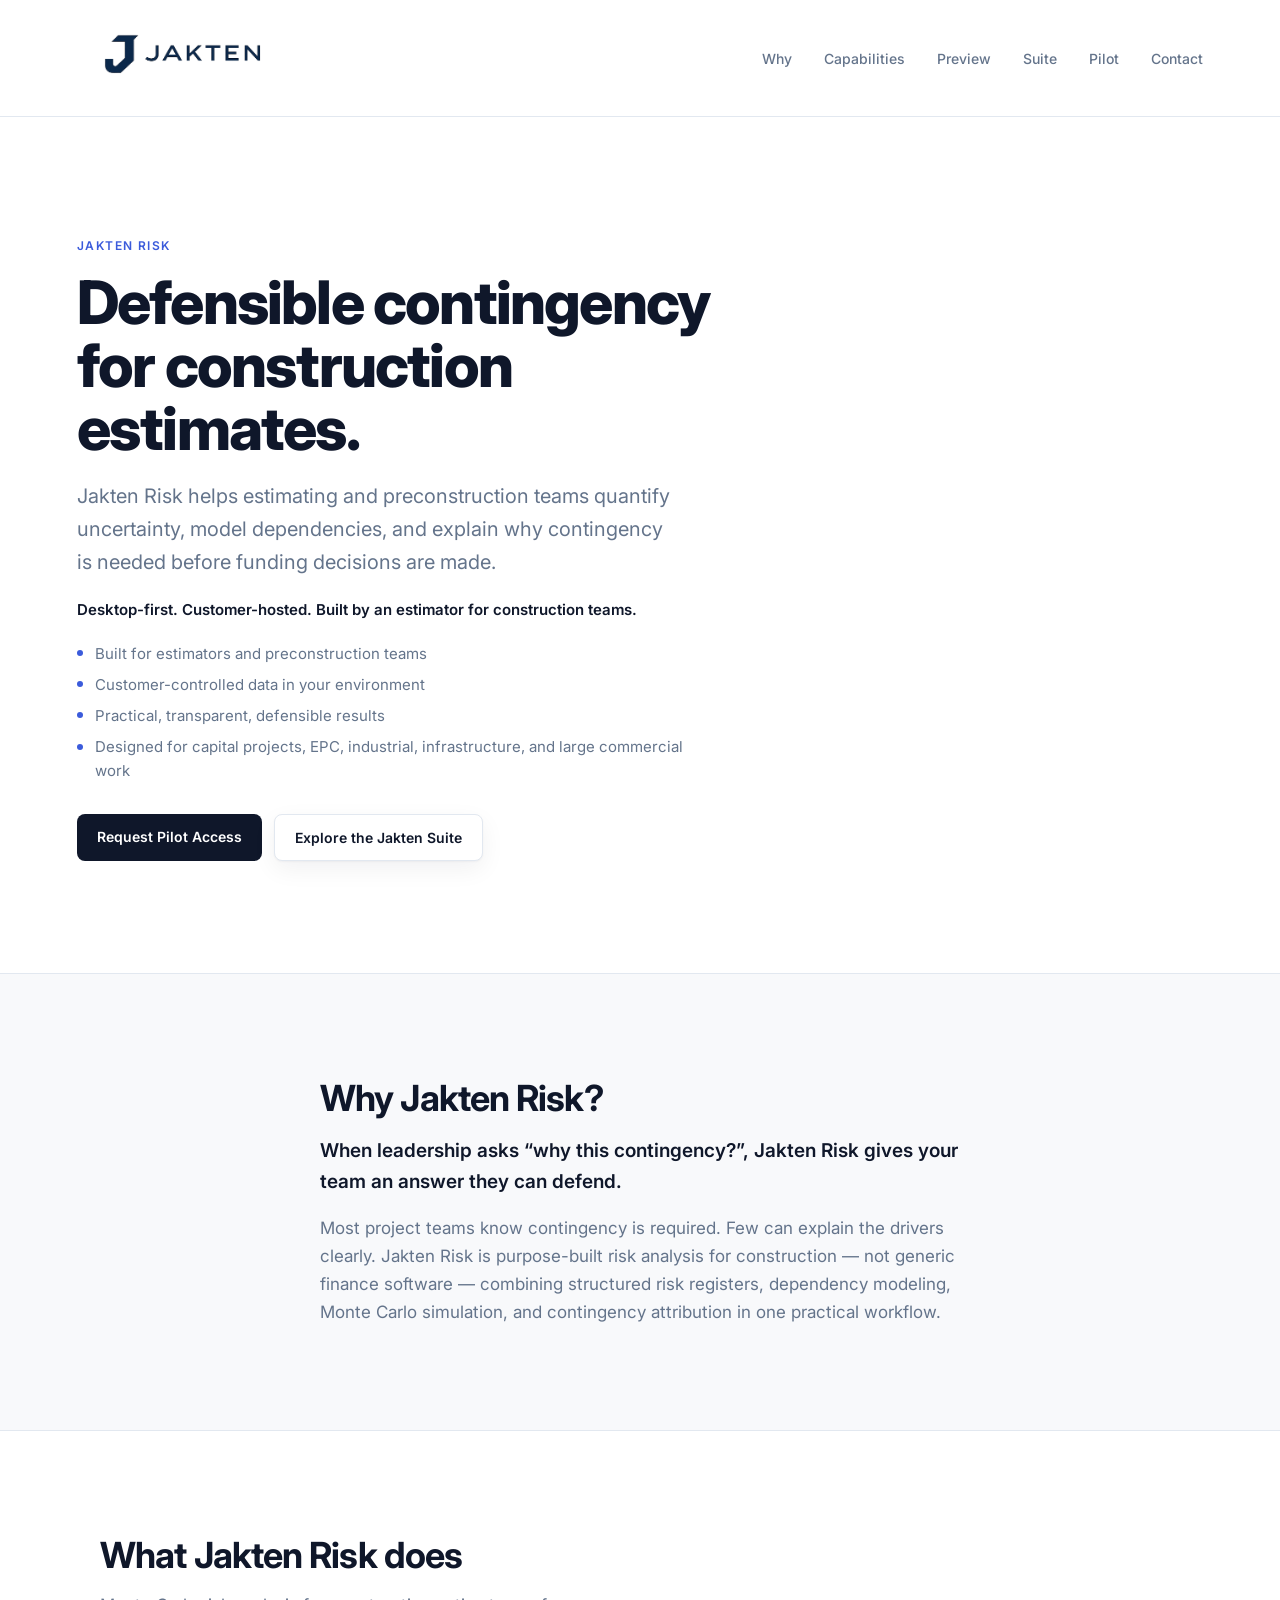
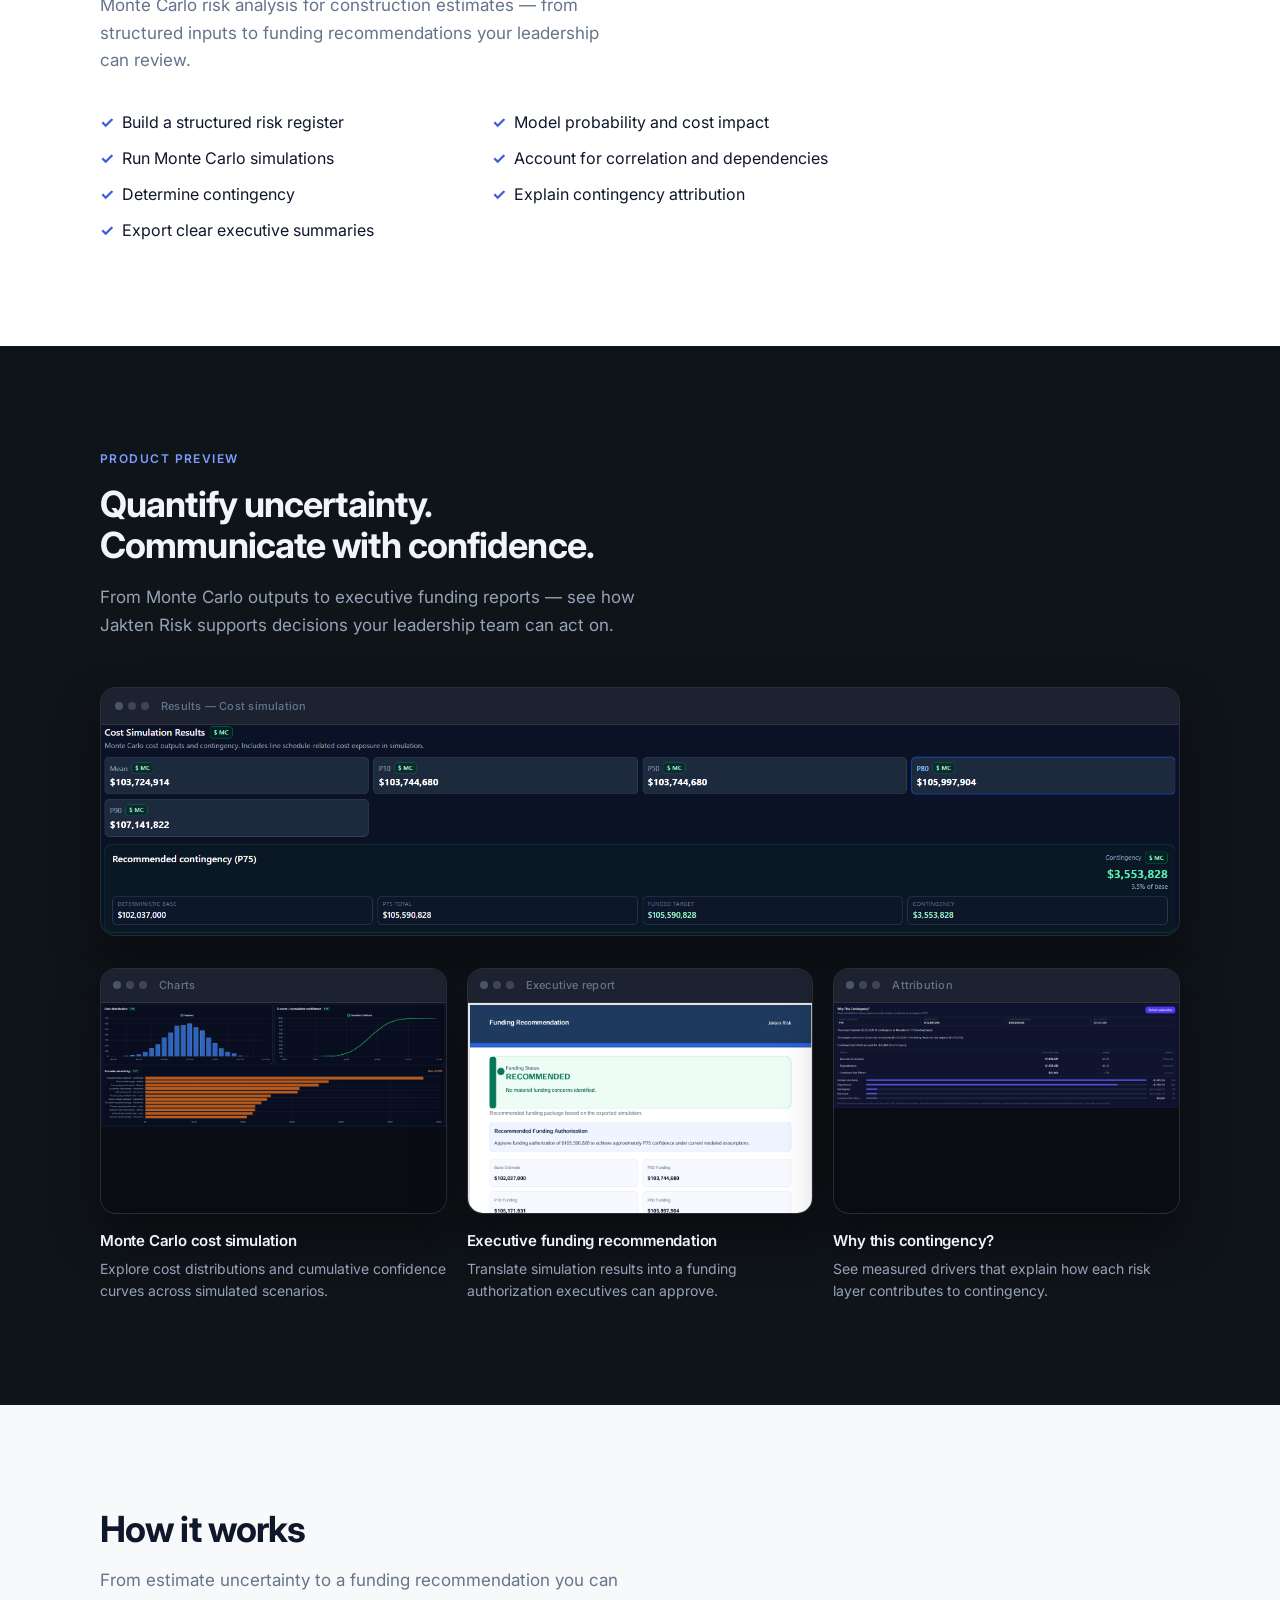
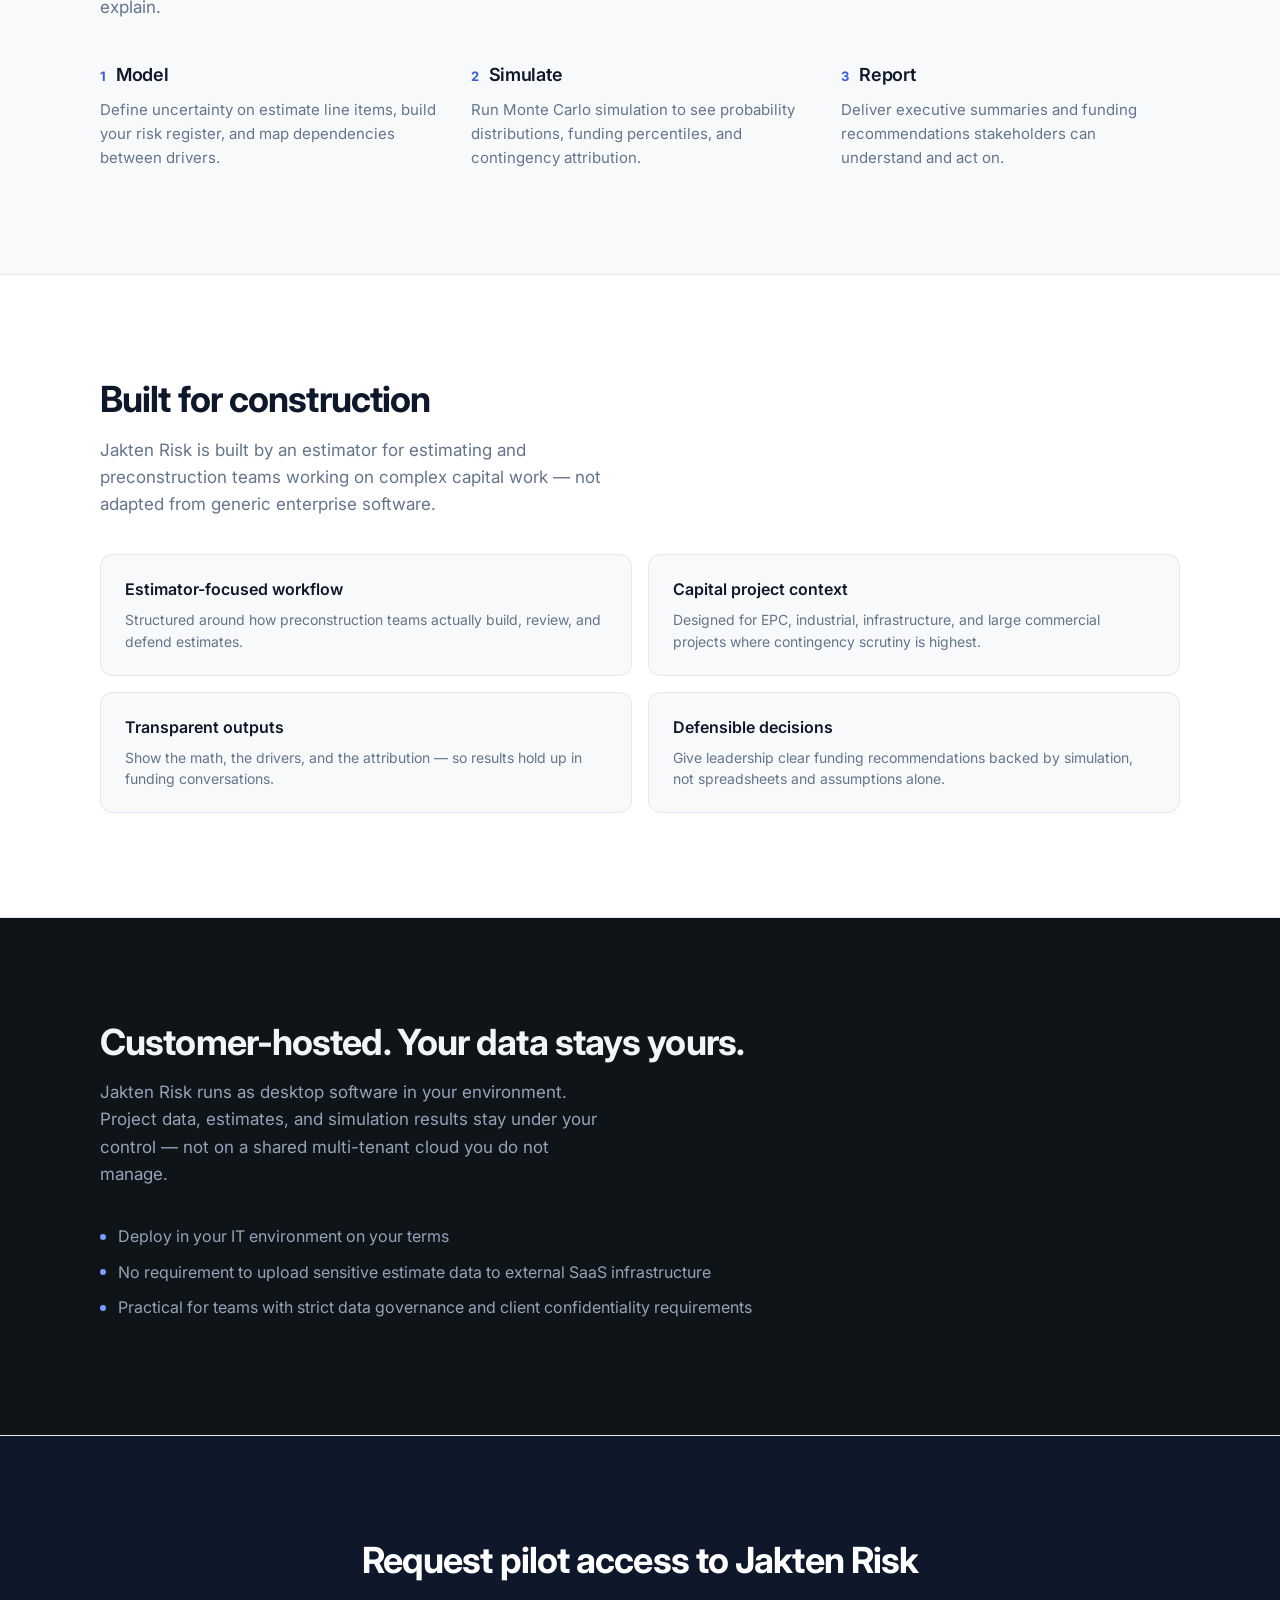
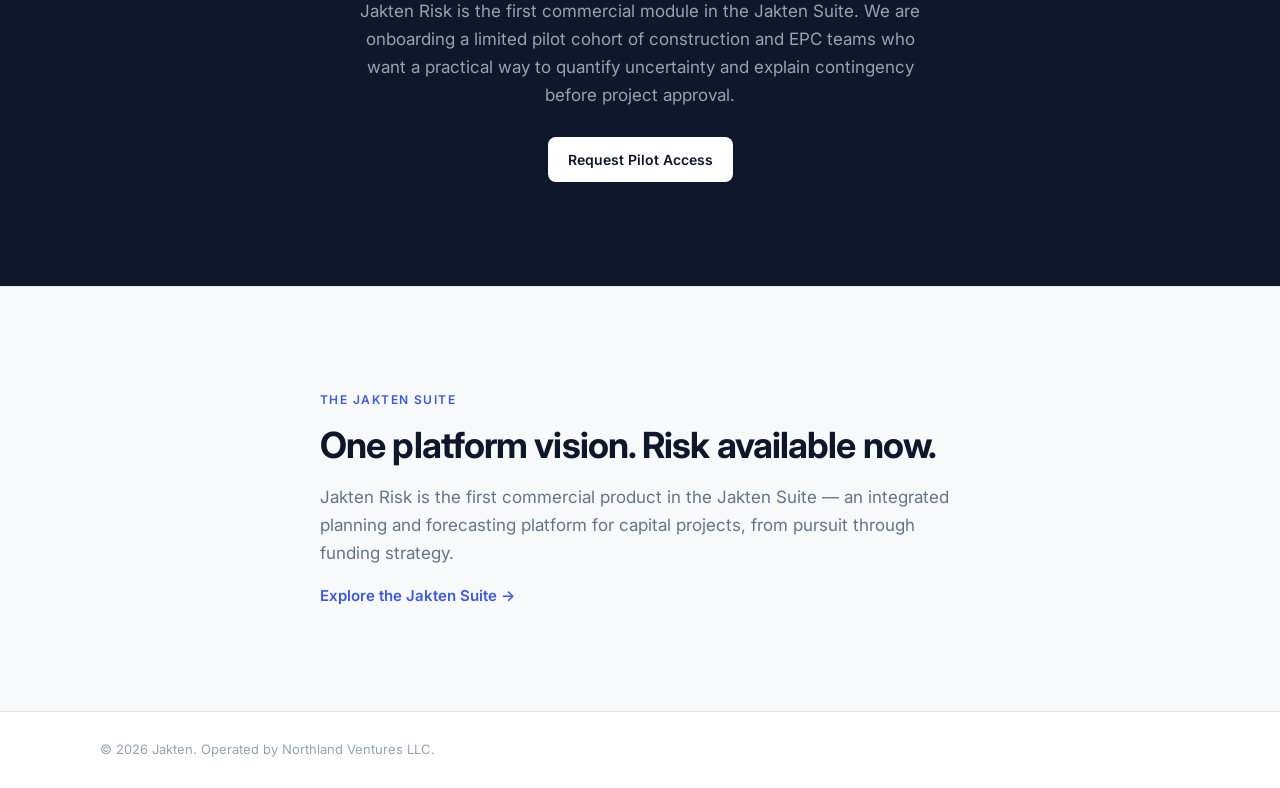
<file: index.html>
<!DOCTYPE html>
<html lang="en">
<head>
  <meta charset="UTF-8" />
  <meta name="viewport" content="width=device-width, initial-scale=1.0" />
  <!-- Google tag (gtag.js) -->
  <script async src="https://www.googletagmanager.com/gtag/js?id=G-CR65X9HWT3"></script>
  <script>
    window.dataLayer = window.dataLayer || [];
    function gtag(){dataLayer.push(arguments);}
    gtag('js', new Date());

    gtag('config', 'G-CR65X9HWT3');
  </script>
  <title>Jakten Risk — Defensible contingency for construction estimates</title>
  <meta name="description" content="Jakten Risk helps construction teams quantify uncertainty, defend contingency, and make better funding decisions. Customer-hosted Monte Carlo risk analysis built for estimators." />
  <link rel="canonical" href="https://jakten.net/" />
  <meta name="robots" content="index, follow" />
  <meta property="og:type" content="website" />
  <meta property="og:site_name" content="Jakten" />
  <meta property="og:title" content="Jakten Risk — Defensible contingency for construction estimates" />
  <meta property="og:description" content="Customer-hosted Monte Carlo risk analysis for construction estimates. Quantify uncertainty, explain contingency, and support funding decisions." />
  <meta property="og:url" content="https://jakten.net/" />
  <meta property="og:image" content="https://jakten.net/assets/simulationresults.png" />
  <meta property="og:image:alt" content="Jakten Risk Monte Carlo simulation results dashboard" />
  <meta property="og:locale" content="en_US" />
  <meta name="twitter:card" content="summary_large_image" />
  <meta name="twitter:title" content="Jakten Risk — Defensible contingency for construction estimates" />
  <meta name="twitter:description" content="Customer-hosted Monte Carlo risk analysis for construction estimates. Built for estimators and preconstruction teams." />
  <meta name="twitter:image" content="https://jakten.net/assets/simulationresults.png" />
  <meta name="twitter:image:alt" content="Jakten Risk Monte Carlo simulation results dashboard" />
  <script type="application/ld+json">
  {
    "@context": "https://schema.org",
    "@graph": [
      {
        "@type": "Organization",
        "@id": "https://jakten.net/#organization",
        "name": "Jakten",
        "url": "https://jakten.net/",
        "logo": "https://jakten.net/assets/Primary%20Logo.png",
        "description": "Jakten builds practical planning and risk software for construction and capital projects."
      },
      {
        "@type": "WebSite",
        "@id": "https://jakten.net/#website",
        "url": "https://jakten.net/",
        "name": "Jakten Risk",
        "publisher": { "@id": "https://jakten.net/#organization" }
      },
      {
        "@type": "WebPage",
        "@id": "https://jakten.net/#webpage",
        "url": "https://jakten.net/",
        "name": "Jakten Risk — Defensible contingency for construction estimates",
        "description": "Jakten Risk helps construction teams quantify uncertainty, defend contingency, and make better funding decisions.",
        "isPartOf": { "@id": "https://jakten.net/#website" },
        "about": { "@id": "https://jakten.net/#software" }
      },
      {
        "@type": "SoftwareApplication",
        "@id": "https://jakten.net/#software",
        "name": "Jakten Risk",
        "applicationCategory": "BusinessApplication",
        "operatingSystem": "Windows",
        "description": "Monte Carlo risk analysis for construction estimates, including risk registers, dependency modeling, contingency attribution, and executive reporting.",
        "url": "https://jakten.net/",
        "publisher": { "@id": "https://jakten.net/#organization" },
        "offers": {
          "@type": "Offer",
          "availability": "https://schema.org/PreOrder",
          "description": "Limited pilot program for construction and EPC teams"
        }
      }
    ]
  }
  </script>
  <link rel="icon" href="assets/Secondary Logo.png" type="image/png" />
  <link rel="preconnect" href="https://fonts.googleapis.com" />
  <link rel="preconnect" href="https://fonts.gstatic.com" crossorigin />
  <link href="https://fonts.googleapis.com/css2?family=Inter:wght@400;500;600;700;800&display=swap" rel="stylesheet" />
  <link rel="stylesheet" href="styles.css" />
</head>
<body>
  <header class="site-header">
    <a class="logo" href="/">
      <img src="assets/Primary Logo.png" alt="Jakten" class="logo-img" />
    </a>
    <nav>
      <a href="#why">Why</a>
      <a href="#capabilities">Capabilities</a>
      <a href="#preview">Preview</a>
      <a href="suite/">Suite</a>
      <a href="#pilot">Pilot</a>
      <a href="mailto:hello@jakten.net">Contact</a>
    </nav>
  </header>

  <main>
    <section class="hero">
      <div class="hero-inner">
        <p class="eyebrow">Jakten Risk</p>
        <h1>Defensible contingency for construction estimates.</h1>
        <p class="subtitle">
          Jakten Risk helps estimating and preconstruction teams quantify uncertainty,
          model dependencies, and explain why contingency is needed before funding
          decisions are made.
        </p>
        <p class="hero-supporting">
          Desktop-first. Customer-hosted. Built by an estimator for construction teams.
        </p>
        <ul class="hero-points">
          <li>Built for estimators and preconstruction teams</li>
          <li>Customer-controlled data in your environment</li>
          <li>Practical, transparent, defensible results</li>
          <li>Designed for capital projects, EPC, industrial, infrastructure, and large commercial work</li>
        </ul>
        <div class="hero-actions">
          <a class="button" href="mailto:pilots@jakten.net">Request Pilot Access</a>
          <a class="button button-secondary" href="suite/">Explore the Jakten Suite</a>
        </div>
      </div>
    </section>

    <section id="why" class="section why">
      <div class="section-inner">
        <h2>Why Jakten Risk?</h2>
        <p class="why-lead">
          When leadership asks &ldquo;why this contingency?&rdquo;, Jakten Risk gives your
          team an answer they can defend.
        </p>
        <p>
          Most project teams know contingency is required. Few can explain the drivers
          clearly. Jakten Risk is purpose-built risk analysis for construction — not
          generic finance software — combining structured risk registers, dependency
          modeling, Monte Carlo simulation, and contingency attribution in one practical
          workflow.
        </p>
      </div>
    </section>

    <section id="capabilities" class="section">
      <div class="section-inner">
        <h2>What Jakten Risk does</h2>
        <p class="section-lead">
          Monte Carlo risk analysis for construction estimates — from structured
          inputs to funding recommendations your leadership can review.
        </p>
        <ul class="capability-list">
          <li>Build a structured risk register</li>
          <li>Model probability and cost impact</li>
          <li>Run Monte Carlo simulations</li>
          <li>Account for correlation and dependencies</li>
          <li>Determine contingency</li>
          <li>Explain contingency attribution</li>
          <li>Export clear executive summaries</li>
        </ul>
      </div>
    </section>

    <section id="preview" class="product-showcase">
      <div class="product-showcase-inner">
        <header class="showcase-header">
          <p class="eyebrow eyebrow-dark">Product preview</p>
          <h2>Quantify uncertainty. Communicate with confidence.</h2>
          <p class="showcase-intro">
            From Monte Carlo outputs to executive funding reports — see how Jakten Risk
            supports decisions your leadership team can act on.
          </p>
        </header>

        <div class="app-frame app-frame-hero">
          <div class="app-chrome" aria-hidden="true">
            <div class="app-chrome-dots">
              <span></span><span></span><span></span>
            </div>
            <span class="app-chrome-label">Results — Cost simulation</span>
          </div>
          <div class="app-frame-viewport">
            <img
              src="assets/simulationresults.png"
              alt="Jakten Risk Results dashboard showing Monte Carlo cost simulation outputs and recommended contingency"
              loading="eager"
            />
          </div>
        </div>

        <div class="showcase-features">
          <article class="showcase-card">
            <div class="app-frame">
              <div class="app-chrome app-chrome-compact" aria-hidden="true">
                <div class="app-chrome-dots">
                  <span></span><span></span><span></span>
                </div>
                <span class="app-chrome-label">Charts</span>
              </div>
              <div class="app-frame-viewport app-crop app-crop-charts">
                <img
                  src="assets/charts.png"
                  alt="Histogram and S-curve charts from Monte Carlo cost simulation"
                  loading="lazy"
                />
              </div>
            </div>
            <div class="showcase-card-body">
              <h3>Monte Carlo cost simulation</h3>
              <p>Explore cost distributions and cumulative confidence curves across simulated scenarios.</p>
            </div>
          </article>

          <article class="showcase-card">
            <div class="app-frame">
              <div class="app-chrome app-chrome-compact" aria-hidden="true">
                <div class="app-chrome-dots">
                  <span></span><span></span><span></span>
                </div>
                <span class="app-chrome-label">Executive report</span>
              </div>
              <div class="app-frame-viewport app-crop app-crop-funding">
                <img
                  src="assets/reports.png"
                  alt="Executive funding recommendation with authorization level and confidence target"
                  loading="lazy"
                />
              </div>
            </div>
            <div class="showcase-card-body">
              <h3>Executive funding recommendation</h3>
              <p>Translate simulation results into a funding authorization executives can approve.</p>
            </div>
          </article>

          <article class="showcase-card">
            <div class="app-frame">
              <div class="app-chrome app-chrome-compact" aria-hidden="true">
                <div class="app-chrome-dots">
                  <span></span><span></span><span></span>
                </div>
                <span class="app-chrome-label">Attribution</span>
              </div>
              <div class="app-frame-viewport app-crop app-crop-contingency">
                <img
                  src="assets/contingencybreakdown.png"
                  alt="Why this contingency breakdown showing measured attribution drivers"
                  loading="lazy"
                />
              </div>
            </div>
            <div class="showcase-card-body">
              <h3>Why this contingency?</h3>
              <p>See measured drivers that explain how each risk layer contributes to contingency.</p>
            </div>
          </article>
        </div>
      </div>
    </section>

    <section id="how" class="section workflow">
      <div class="section-inner">
        <h2>How it works</h2>
        <p class="section-lead">From estimate uncertainty to a funding recommendation you can explain.</p>
        <div class="workflow-steps">
          <div class="workflow-step">
            <div class="workflow-heading">
              <span class="workflow-number">1</span>
              <h3>Model</h3>
            </div>
            <p>Define uncertainty on estimate line items, build your risk register, and map dependencies between drivers.</p>
          </div>
          <div class="workflow-step">
            <div class="workflow-heading">
              <span class="workflow-number">2</span>
              <h3>Simulate</h3>
            </div>
            <p>Run Monte Carlo simulation to see probability distributions, funding percentiles, and contingency attribution.</p>
          </div>
          <div class="workflow-step">
            <div class="workflow-heading">
              <span class="workflow-number">3</span>
              <h3>Report</h3>
            </div>
            <p>Deliver executive summaries and funding recommendations stakeholders can understand and act on.</p>
          </div>
        </div>
      </div>
    </section>

    <section id="built-for" class="section">
      <div class="section-inner">
        <h2>Built for construction</h2>
        <p class="section-lead">
          Jakten Risk is built by an estimator for estimating and preconstruction teams
          working on complex capital work — not adapted from generic enterprise software.
        </p>
        <div class="trust-grid">
          <div class="trust-card">
            <h3>Estimator-focused workflow</h3>
            <p>Structured around how preconstruction teams actually build, review, and defend estimates.</p>
          </div>
          <div class="trust-card">
            <h3>Capital project context</h3>
            <p>Designed for EPC, industrial, infrastructure, and large commercial projects where contingency scrutiny is highest.</p>
          </div>
          <div class="trust-card">
            <h3>Transparent outputs</h3>
            <p>Show the math, the drivers, and the attribution — so results hold up in funding conversations.</p>
          </div>
          <div class="trust-card">
            <h3>Defensible decisions</h3>
            <p>Give leadership clear funding recommendations backed by simulation, not spreadsheets and assumptions alone.</p>
          </div>
        </div>
      </div>
    </section>

    <section id="hosted" class="section section-dark">
      <div class="section-inner">
        <h2>Customer-hosted. Your data stays yours.</h2>
        <p class="section-lead">
          Jakten Risk runs as desktop software in your environment. Project data,
          estimates, and simulation results stay under your control — not on a shared
          multi-tenant cloud you do not manage.
        </p>
        <ul class="hosted-points">
          <li>Deploy in your IT environment on your terms</li>
          <li>No requirement to upload sensitive estimate data to external SaaS infrastructure</li>
          <li>Practical for teams with strict data governance and client confidentiality requirements</li>
        </ul>
      </div>
    </section>

    <section id="pilot" class="section cta">
      <div class="section-inner cta-inner">
        <h2>Request pilot access to Jakten Risk</h2>
        <p>
          Jakten Risk is the first commercial module in the Jakten Suite. We are
          onboarding a limited pilot cohort of construction and EPC teams who want
          a practical way to quantify uncertainty and explain contingency before
          project approval.
        </p>
        <a class="button" href="mailto:pilots@jakten.net">Request Pilot Access</a>
      </div>
    </section>

    <section class="section suite-teaser">
      <div class="section-inner suite-teaser-inner">
        <p class="eyebrow">The Jakten Suite</p>
        <h2>One platform vision. Risk available now.</h2>
        <p>
          Jakten Risk is the first commercial product in the Jakten Suite — an integrated
          planning and forecasting platform for capital projects, from pursuit through
          funding strategy.
        </p>
        <a class="text-link" href="suite/">Explore the Jakten Suite &rarr;</a>
      </div>
    </section>
  </main>

  <footer>
    <p>&copy; 2026 Jakten. Operated by Northland Ventures LLC.</p>
  </footer>
</body>
</html>
</file>
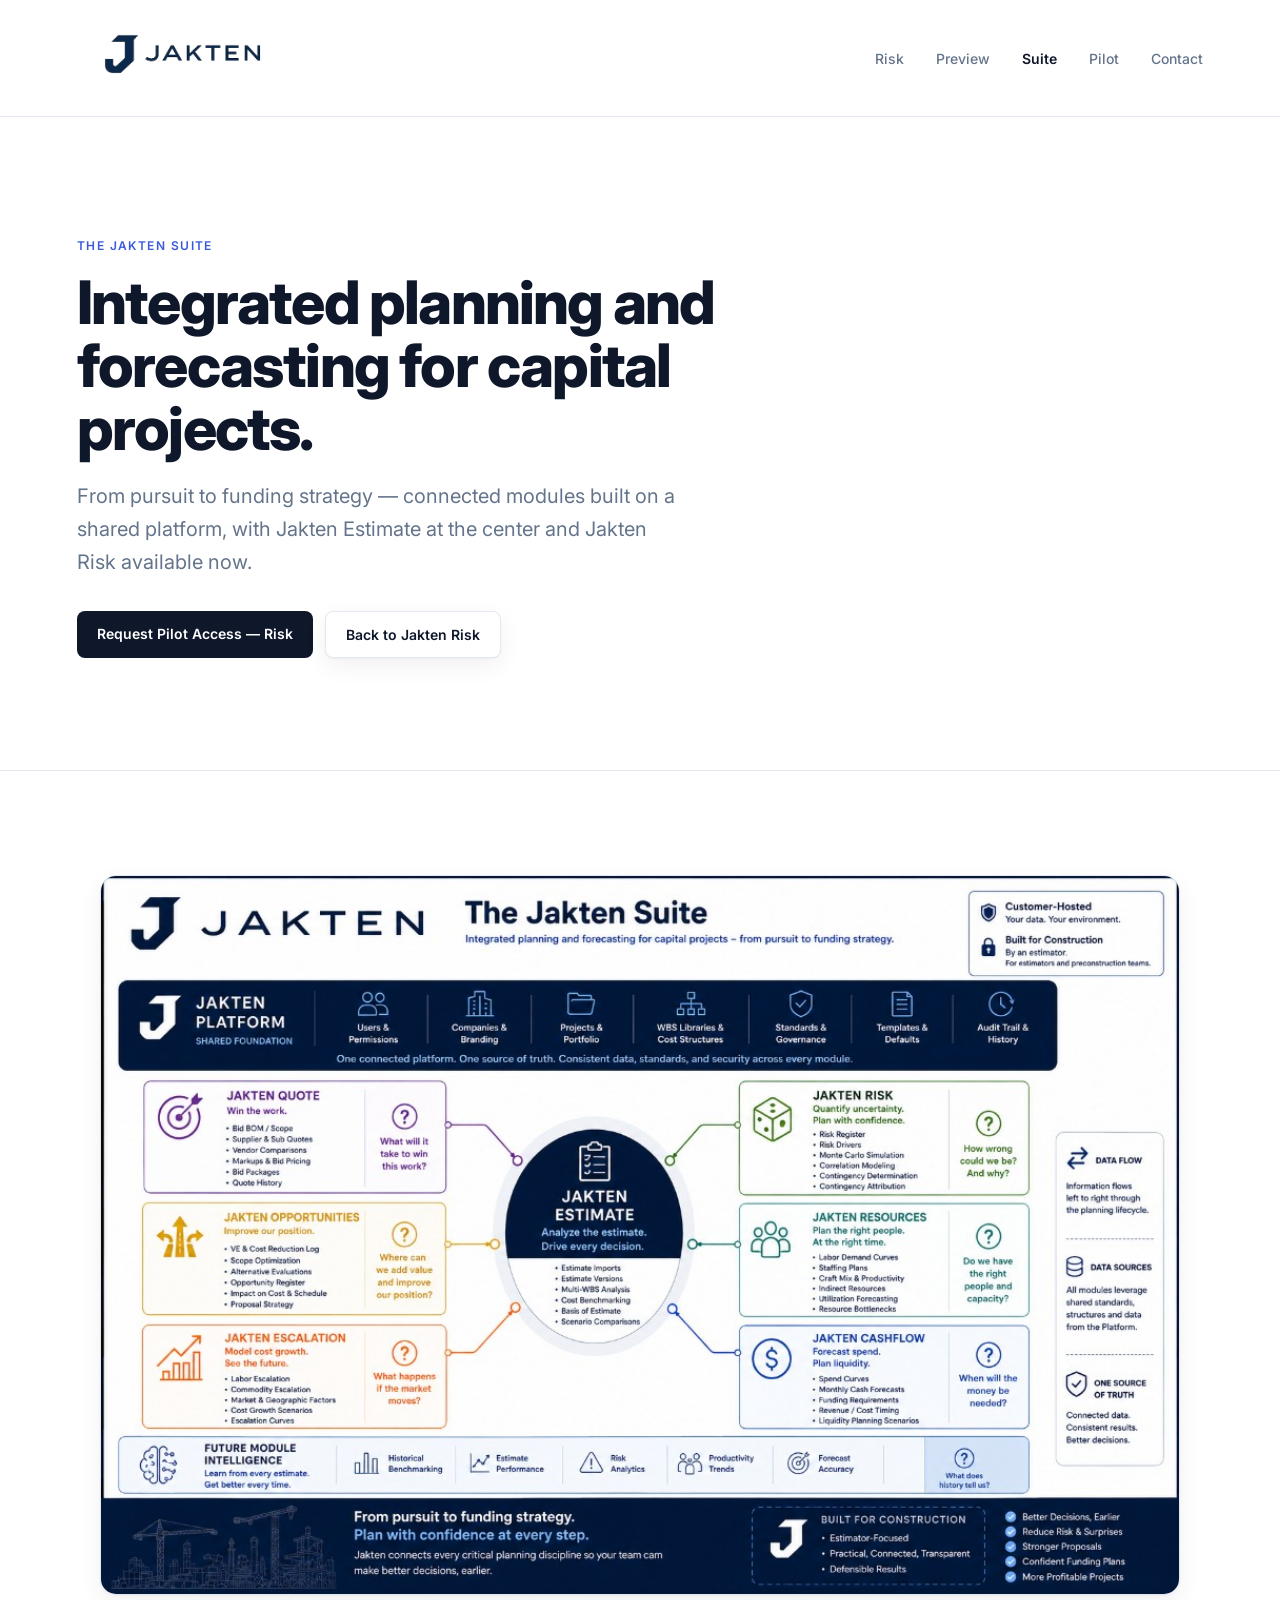
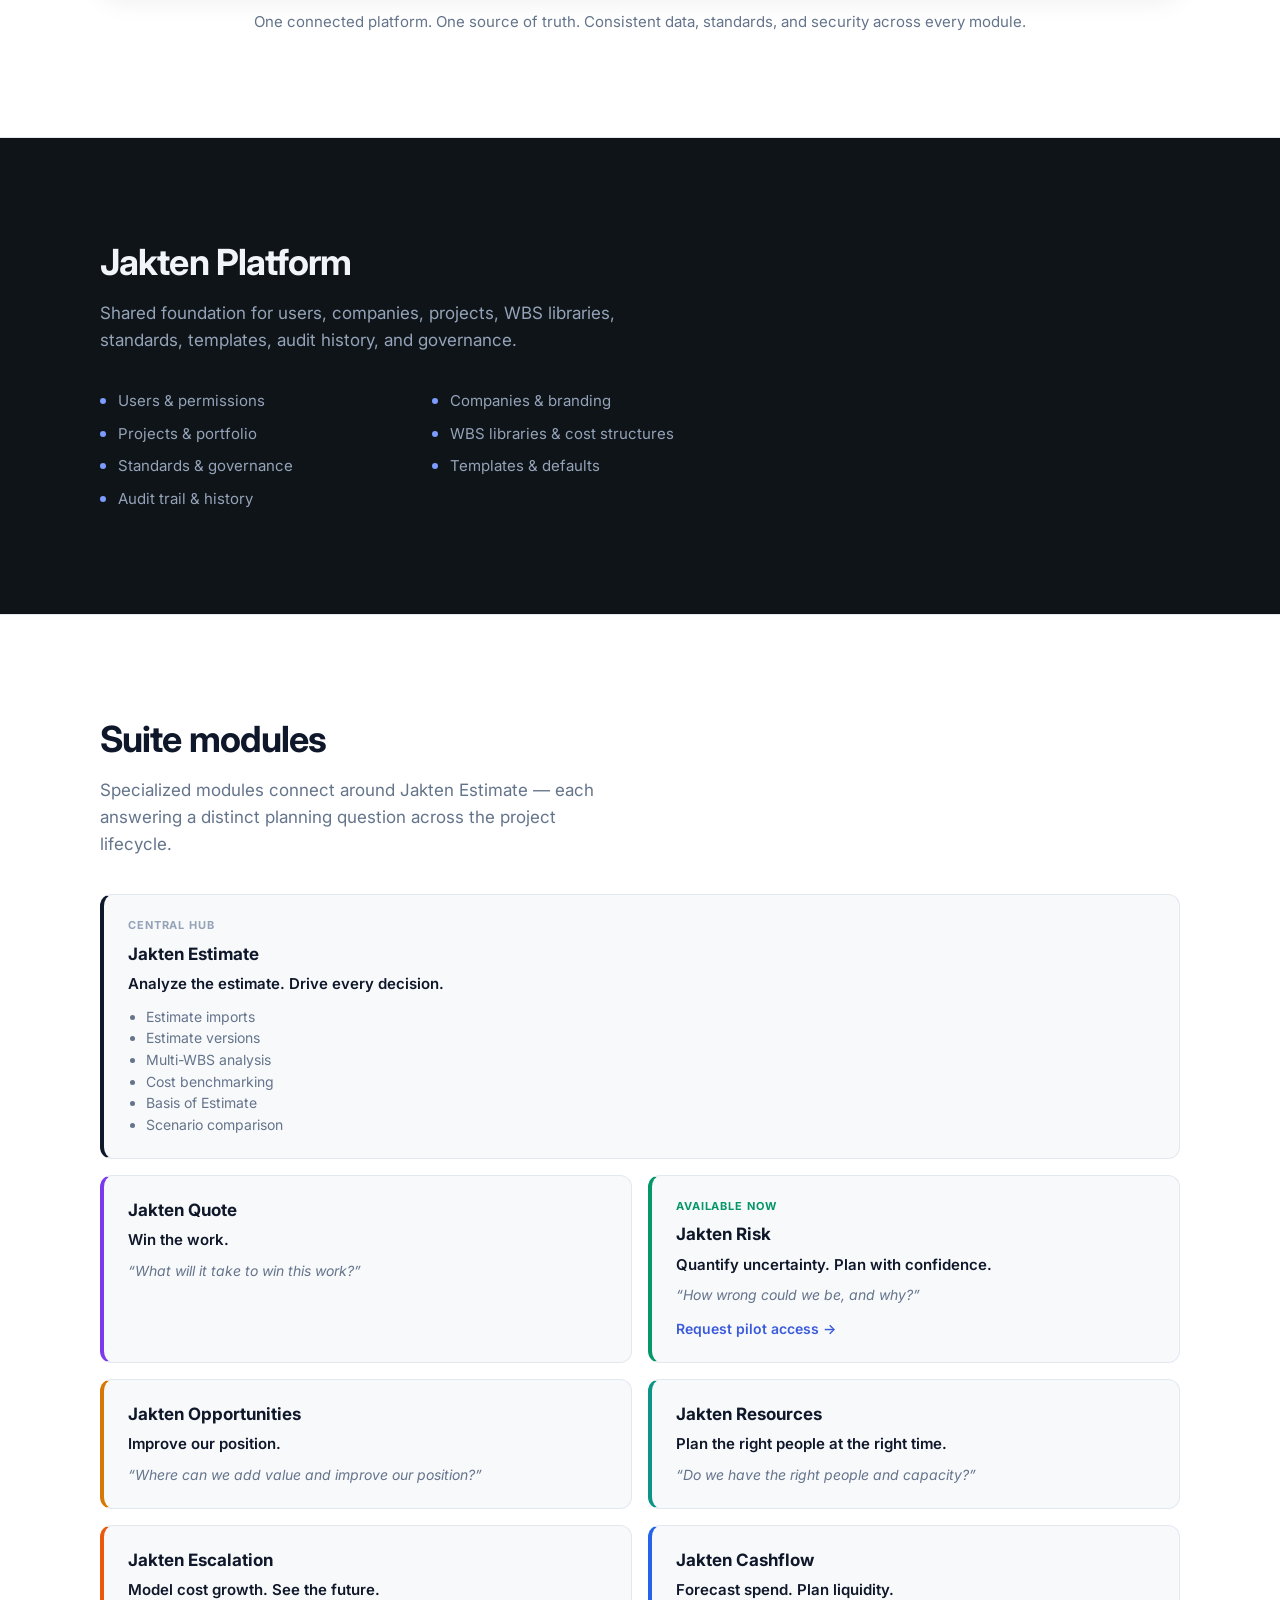
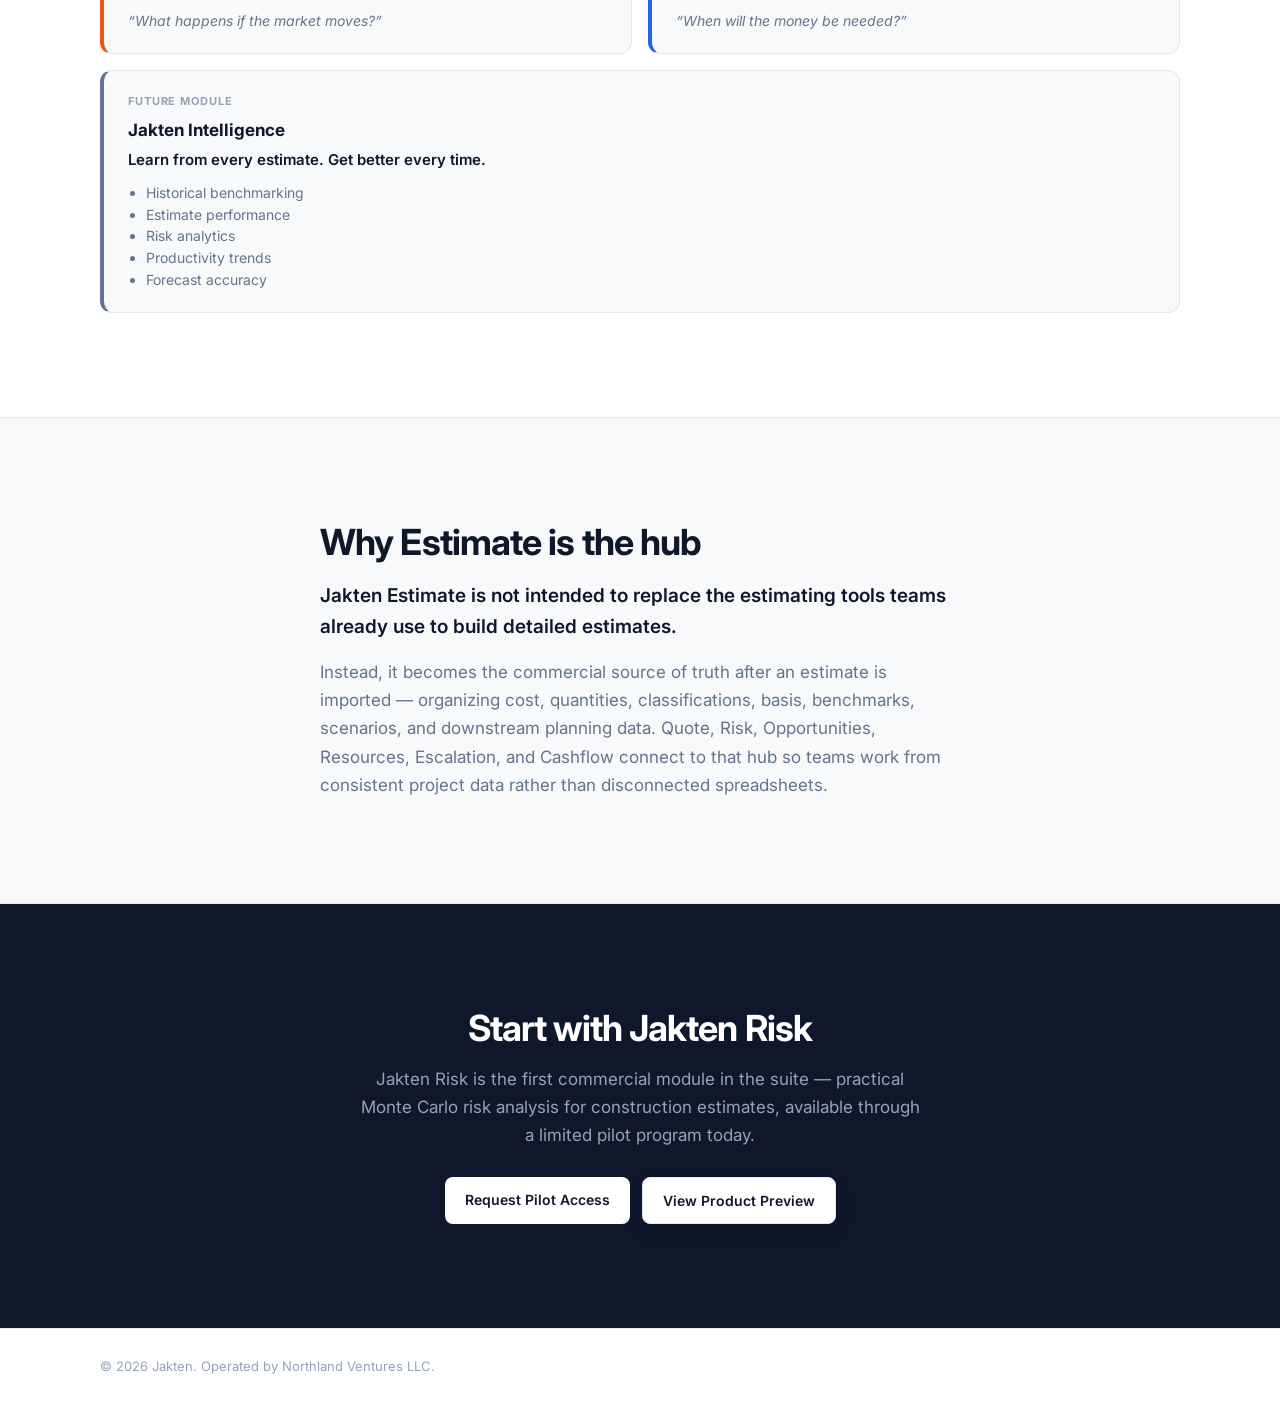
<file: suite/index.html>
<!DOCTYPE html>
<html lang="en">
<head>
  <meta charset="UTF-8" />
  <meta name="viewport" content="width=device-width, initial-scale=1.0" />
  <!-- Google tag (gtag.js) -->
  <script async src="https://www.googletagmanager.com/gtag/js?id=G-CR65X9HWT3"></script>
  <script>
    window.dataLayer = window.dataLayer || [];
    function gtag(){dataLayer.push(arguments);}
    gtag('js', new Date());

    gtag('config', 'G-CR65X9HWT3');
  </script>
  <title>The Jakten Suite — Integrated planning for capital projects</title>
  <meta name="description" content="The Jakten Suite connects estimate analysis, risk, quote, resources, escalation, and cashflow on one platform for capital projects. Jakten Risk is available now." />
  <link rel="canonical" href="https://jakten.net/suite/" />
  <meta name="robots" content="index, follow" />
  <meta property="og:type" content="website" />
  <meta property="og:site_name" content="Jakten" />
  <meta property="og:title" content="The Jakten Suite — Integrated planning for capital projects" />
  <meta property="og:description" content="Integrated planning and forecasting for capital projects — from pursuit to funding strategy. Jakten Estimate at the center. Jakten Risk available now." />
  <meta property="og:url" content="https://jakten.net/suite/" />
  <meta property="og:image" content="https://jakten.net/assets/jakten-suite-hub-spoke.png" />
  <meta property="og:image:alt" content="Diagram of the Jakten Suite platform modules connected around Jakten Estimate" />
  <meta property="og:locale" content="en_US" />
  <meta name="twitter:card" content="summary_large_image" />
  <meta name="twitter:title" content="The Jakten Suite — Integrated planning for capital projects" />
  <meta name="twitter:description" content="Connected planning modules for capital projects. Quote, Risk, Resources, Escalation, Cashflow, and more — built on a shared platform." />
  <meta name="twitter:image" content="https://jakten.net/assets/jakten-suite-hub-spoke.png" />
  <meta name="twitter:image:alt" content="Diagram of the Jakten Suite platform modules connected around Jakten Estimate" />
  <script type="application/ld+json">
  {
    "@context": "https://schema.org",
    "@graph": [
      {
        "@type": "Organization",
        "@id": "https://jakten.net/#organization",
        "name": "Jakten",
        "url": "https://jakten.net/",
        "logo": "https://jakten.net/assets/Primary%20Logo.png"
      },
      {
        "@type": "WebSite",
        "@id": "https://jakten.net/#website",
        "url": "https://jakten.net/",
        "name": "Jakten Risk",
        "publisher": { "@id": "https://jakten.net/#organization" }
      },
      {
        "@type": "WebPage",
        "@id": "https://jakten.net/suite/#webpage",
        "url": "https://jakten.net/suite/",
        "name": "The Jakten Suite — Integrated planning for capital projects",
        "description": "Integrated planning and forecasting suite for capital projects, with Jakten Estimate at the center and Jakten Risk available now.",
        "isPartOf": { "@id": "https://jakten.net/#website" }
      },
      {
        "@type": "BreadcrumbList",
        "itemListElement": [
          {
            "@type": "ListItem",
            "position": 1,
            "name": "Jakten Risk",
            "item": "https://jakten.net/"
          },
          {
            "@type": "ListItem",
            "position": 2,
            "name": "The Jakten Suite",
            "item": "https://jakten.net/suite/"
          }
        ]
      }
    ]
  }
  </script>
  <link rel="icon" href="../assets/Secondary Logo.png" type="image/png" />
  <link rel="preconnect" href="https://fonts.googleapis.com" />
  <link rel="preconnect" href="https://fonts.gstatic.com" crossorigin />
  <link href="https://fonts.googleapis.com/css2?family=Inter:wght@400;500;600;700;800&display=swap" rel="stylesheet" />
  <link rel="stylesheet" href="../styles.css" />
</head>
<body>
  <header class="site-header">
    <a class="logo" href="/">
      <img src="../assets/Primary Logo.png" alt="Jakten" class="logo-img" />
    </a>
    <nav>
      <a href="/#why">Risk</a>
      <a href="/#preview">Preview</a>
      <a href="suite/" aria-current="page">Suite</a>
      <a href="/#pilot">Pilot</a>
      <a href="mailto:hello@jakten.net">Contact</a>
    </nav>
  </header>

  <main>
    <section class="hero suite-hero">
      <div class="hero-inner">
        <p class="eyebrow">The Jakten Suite</p>
        <h1>Integrated planning and forecasting for capital projects.</h1>
        <p class="subtitle">
          From pursuit to funding strategy — connected modules built on a shared
          platform, with Jakten Estimate at the center and Jakten Risk available now.
        </p>
        <div class="hero-actions">
          <a class="button" href="/#pilot">Request Pilot Access — Risk</a>
          <a class="button button-secondary" href="/">Back to Jakten Risk</a>
        </div>
      </div>
    </section>

    <section class="section">
      <div class="section-inner">
        <figure class="suite-graphic">
          <img
            src="../assets/jakten-suite-hub-spoke.png"
            alt="Diagram of the Jakten Suite showing Jakten Platform as the foundation, Jakten Estimate at the center, and Quote, Risk, Opportunities, Resources, Escalation, and Cashflow modules connected around it"
            loading="lazy"
          />
        </figure>
        <p class="suite-graphic-caption">
          One connected platform. One source of truth. Consistent data, standards,
          and security across every module.
        </p>
      </div>
    </section>

    <section class="section section-dark">
      <div class="section-inner">
        <h2>Jakten Platform</h2>
        <p class="section-lead">
          Shared foundation for users, companies, projects, WBS libraries, standards,
          templates, audit history, and governance.
        </p>
        <ul class="platform-list">
          <li>Users &amp; permissions</li>
          <li>Companies &amp; branding</li>
          <li>Projects &amp; portfolio</li>
          <li>WBS libraries &amp; cost structures</li>
          <li>Standards &amp; governance</li>
          <li>Templates &amp; defaults</li>
          <li>Audit trail &amp; history</li>
        </ul>
      </div>
    </section>

    <section class="section">
      <div class="section-inner">
        <h2>Suite modules</h2>
        <p class="section-lead">
          Specialized modules connect around Jakten Estimate — each answering a
          distinct planning question across the project lifecycle.
        </p>

        <div class="module-grid">
          <article class="module-card module-card--hub">
            <p class="module-label">Central hub</p>
            <h3>Jakten Estimate</h3>
            <p class="module-tagline">Analyze the estimate. Drive every decision.</p>
            <ul>
              <li>Estimate imports</li>
              <li>Estimate versions</li>
              <li>Multi-WBS analysis</li>
              <li>Cost benchmarking</li>
              <li>Basis of Estimate</li>
              <li>Scenario comparison</li>
            </ul>
          </article>

          <article class="module-card module-card--quote">
            <h3>Jakten Quote</h3>
            <p class="module-tagline">Win the work.</p>
            <p class="module-question">&ldquo;What will it take to win this work?&rdquo;</p>
          </article>

          <article class="module-card module-card--risk">
            <p class="module-label module-label--live">Available now</p>
            <h3>Jakten Risk</h3>
            <p class="module-tagline">Quantify uncertainty. Plan with confidence.</p>
            <p class="module-question">&ldquo;How wrong could we be, and why?&rdquo;</p>
            <a class="module-link" href="/#pilot">Request pilot access &rarr;</a>
          </article>

          <article class="module-card module-card--opportunities">
            <h3>Jakten Opportunities</h3>
            <p class="module-tagline">Improve our position.</p>
            <p class="module-question">&ldquo;Where can we add value and improve our position?&rdquo;</p>
          </article>

          <article class="module-card module-card--resources">
            <h3>Jakten Resources</h3>
            <p class="module-tagline">Plan the right people at the right time.</p>
            <p class="module-question">&ldquo;Do we have the right people and capacity?&rdquo;</p>
          </article>

          <article class="module-card module-card--escalation">
            <h3>Jakten Escalation</h3>
            <p class="module-tagline">Model cost growth. See the future.</p>
            <p class="module-question">&ldquo;What happens if the market moves?&rdquo;</p>
          </article>

          <article class="module-card module-card--cashflow">
            <h3>Jakten Cashflow</h3>
            <p class="module-tagline">Forecast spend. Plan liquidity.</p>
            <p class="module-question">&ldquo;When will the money be needed?&rdquo;</p>
          </article>

          <article class="module-card module-card--future">
            <p class="module-label">Future module</p>
            <h3>Jakten Intelligence</h3>
            <p class="module-tagline">Learn from every estimate. Get better every time.</p>
            <ul>
              <li>Historical benchmarking</li>
              <li>Estimate performance</li>
              <li>Risk analytics</li>
              <li>Productivity trends</li>
              <li>Forecast accuracy</li>
            </ul>
          </article>
        </div>
      </div>
    </section>

    <section class="section why">
      <div class="section-inner">
        <h2>Why Estimate is the hub</h2>
        <p class="why-lead">
          Jakten Estimate is not intended to replace the estimating tools teams already
          use to build detailed estimates.
        </p>
        <p>
          Instead, it becomes the commercial source of truth after an estimate is
          imported — organizing cost, quantities, classifications, basis, benchmarks,
          scenarios, and downstream planning data. Quote, Risk, Opportunities,
          Resources, Escalation, and Cashflow connect to that hub so teams work from
          consistent project data rather than disconnected spreadsheets.
        </p>
      </div>
    </section>

    <section class="section cta">
      <div class="section-inner cta-inner">
        <h2>Start with Jakten Risk</h2>
        <p>
          Jakten Risk is the first commercial module in the suite — practical Monte
          Carlo risk analysis for construction estimates, available through a limited
          pilot program today.
        </p>
        <div class="hero-actions cta-actions">
          <a class="button" href="mailto:pilots@jakten.net">Request Pilot Access</a>
          <a class="button button-secondary" href="/#preview">View Product Preview</a>
        </div>
      </div>
    </section>
  </main>

  <footer>
    <p>&copy; 2026 Jakten. Operated by Northland Ventures LLC.</p>
  </footer>
</body>
</html>
</file>
<file: styles.css>
:root {
  --bg: #f8f9fb;
  --surface: #ffffff;
  --text: #0f172a;
  --text-muted: #64748b;
  --text-soft: #94a3b8;
  --border: #e2e8f0;
  --accent: #3b5bdb;
  --accent-soft: #eef2ff;
  --dark: #0f1419;
  --dark-surface: #161b26;
  --dark-border: rgba(255, 255, 255, 0.08);
  --radius: 12px;
  --radius-lg: 16px;
  --shadow: 0 1px 2px rgba(15, 23, 42, 0.04), 0 8px 24px rgba(15, 23, 42, 0.06);
  --shadow-dark: 0 24px 48px rgba(0, 0, 0, 0.4);
  --max: 1080px;
  --pad-x: clamp(20px, 6vw, 80px);
  --section-y: clamp(72px, 9vw, 104px);
  --font: "Inter", system-ui, -apple-system, sans-serif;
  --hero-title: clamp(2.5rem, 5.5vw, 3.75rem);
}

* {
  box-sizing: border-box;
}

html {
  scroll-behavior: smooth;
}

body {
  margin: 0;
  font-family: var(--font);
  color: var(--text);
  background: var(--bg);
  line-height: 1.5;
  -webkit-font-smoothing: antialiased;
}

/* ── Header ── */

.site-header {
  position: sticky;
  top: 0;
  z-index: 100;
  display: flex;
  justify-content: space-between;
  align-items: center;
  padding: clamp(20px, 3vw, 28px) var(--pad-x);
  background: rgba(255, 255, 255, 0.92);
  backdrop-filter: blur(12px);
  border-bottom: 1px solid var(--border);
}

.logo {
  display: block;
  height: var(--hero-title);
  width: calc(var(--hero-title) * 3.6);
  overflow: hidden;
  flex-shrink: 0;
  text-decoration: none;
  line-height: 0;
}

.logo-img {
  display: block;
  width: 100%;
  height: 100%;
  object-fit: cover;
  object-position: center 50%;
}

nav a {
  margin-left: 28px;
  color: var(--text-muted);
  text-decoration: none;
  font-size: 14px;
  font-weight: 500;
  transition: color 0.15s;
}

nav a:hover {
  color: var(--text);
}

/* ── Typography ── */

.eyebrow {
  margin: 0 0 16px;
  color: var(--accent);
  font-size: 12px;
  font-weight: 600;
  text-transform: uppercase;
  letter-spacing: 0.12em;
}

.eyebrow-dark {
  color: #7c9cff;
}

h1 {
  font-size: var(--hero-title);
  line-height: 1.05;
  margin: 0 0 20px;
  letter-spacing: -0.03em;
  font-weight: 800;
}

h2 {
  font-size: clamp(1.75rem, 3.5vw, 2.25rem);
  margin: 0 0 16px;
  letter-spacing: -0.025em;
  font-weight: 700;
  line-height: 1.15;
}

.section-lead {
  margin: 0 0 36px;
  max-width: 520px;
  font-size: 17px;
  color: var(--text-muted);
  line-height: 1.6;
}

/* ── Hero ── */

.hero {
  padding: clamp(64px, 10vw, 120px) var(--pad-x) clamp(80px, 10vw, 112px);
  background: var(--surface);
  border-bottom: 1px solid var(--border);
}

.hero-inner {
  max-width: 720px;
}

.subtitle {
  font-size: clamp(1.05rem, 2vw, 1.25rem);
  line-height: 1.65;
  color: var(--text-muted);
  max-width: 600px;
  margin: 0;
}

.hero-actions {
  display: flex;
  flex-wrap: wrap;
  gap: 12px;
  margin-top: 32px;
}

/* ── Buttons ── */

.button {
  display: inline-block;
  padding: 12px 20px;
  background: var(--text);
  color: white;
  border-radius: 8px;
  text-decoration: none;
  font-size: 14px;
  font-weight: 600;
  transition: background 0.15s, transform 0.15s;
}

.button:hover {
  background: #1e293b;
}

.button-secondary {
  background: var(--surface);
  color: var(--text);
  border: 1px solid var(--border);
  box-shadow: var(--shadow);
}

.button-secondary:hover {
  background: var(--bg);
  border-color: #cbd5e1;
}

/* ── Sections ── */

.section {
  padding: var(--section-y) var(--pad-x);
  background: var(--surface);
}

.section-inner {
  max-width: var(--max);
  margin: 0 auto;
}

.section + .section {
  border-top: 1px solid var(--border);
}

/* ── Why ── */

.why {
  background: var(--bg);
}

.why .section-inner {
  max-width: 640px;
}

.why p {
  font-size: 17px;
  line-height: 1.65;
  color: var(--text-muted);
  margin: 0;
}

.why .why-lead {
  font-size: 19px;
  font-weight: 600;
  color: var(--text);
  margin-bottom: 16px;
}

/* ── Features ── */

.feature-grid {
  display: grid;
  grid-template-columns: repeat(2, 1fr);
  gap: 16px;
}

.feature-card {
  padding: 22px 24px;
  background: var(--bg);
  border: 1px solid var(--border);
  border-radius: var(--radius);
  transition: border-color 0.15s, box-shadow 0.15s;
}

.feature-card:hover {
  border-color: #cbd5e1;
  box-shadow: var(--shadow);
}

.feature-card h3 {
  margin: 0 0 6px;
  font-size: 15px;
  font-weight: 600;
  letter-spacing: -0.2px;
}

.feature-card p {
  margin: 0;
  font-size: 14px;
  line-height: 1.55;
  color: var(--text-muted);
}

.hero-supporting {
  margin: 20px 0 0;
  font-size: 15px;
  font-weight: 600;
  color: var(--text);
}

.hero-points {
  margin: 20px 0 0;
  padding: 0;
  list-style: none;
  max-width: 640px;
}

.hero-points li {
  position: relative;
  padding-left: 18px;
  margin-bottom: 8px;
  font-size: 15px;
  line-height: 1.55;
  color: var(--text-muted);
}

.hero-points li::before {
  content: "";
  position: absolute;
  left: 0;
  top: 0.55em;
  width: 6px;
  height: 6px;
  border-radius: 50%;
  background: var(--accent);
}

.capability-list {
  margin: 0;
  padding: 0;
  list-style: none;
  display: grid;
  grid-template-columns: repeat(2, 1fr);
  gap: 12px 24px;
  max-width: 760px;
}

.capability-list li {
  position: relative;
  padding-left: 22px;
  font-size: 16px;
  line-height: 1.5;
  color: var(--text);
}

.capability-list li::before {
  content: "✓";
  position: absolute;
  left: 0;
  color: var(--accent);
  font-weight: 700;
}

.trust-grid {
  display: grid;
  grid-template-columns: repeat(2, 1fr);
  gap: 16px;
}

.trust-card {
  padding: 22px 24px;
  background: var(--bg);
  border: 1px solid var(--border);
  border-radius: var(--radius);
}

.trust-card h3 {
  margin: 0 0 8px;
  font-size: 16px;
  font-weight: 600;
}

.trust-card p {
  margin: 0;
  font-size: 14px;
  line-height: 1.55;
  color: var(--text-muted);
}

.section-dark {
  background: var(--dark);
  color: #cbd5e1;
}

.section-dark h2 {
  color: #f1f5f9;
}

.section-dark .section-lead {
  color: #94a3b8;
}

.hosted-points {
  margin: 0;
  padding: 0;
  list-style: none;
  max-width: 680px;
}

.hosted-points li {
  position: relative;
  padding-left: 18px;
  margin-bottom: 10px;
  font-size: 16px;
  line-height: 1.6;
  color: #94a3b8;
}

.hosted-points li::before {
  content: "";
  position: absolute;
  left: 0;
  top: 0.6em;
  width: 6px;
  height: 6px;
  border-radius: 50%;
  background: #7c9cff;
}

.suite-teaser {
  background: var(--bg);
  border-top: 1px solid var(--border);
}

.suite-teaser-inner {
  max-width: 640px;
}

.suite-teaser p:last-of-type {
  margin: 0 0 16px;
  font-size: 17px;
  line-height: 1.65;
  color: var(--text-muted);
}

.text-link {
  font-size: 15px;
  font-weight: 600;
  color: var(--accent);
  text-decoration: none;
}

.text-link:hover {
  text-decoration: underline;
}

/* ── Suite page ── */

.suite-hero {
  border-bottom: 1px solid var(--border);
}

.suite-graphic {
  margin: 0;
  border: 1px solid var(--border);
  border-radius: var(--radius-lg);
  overflow: hidden;
  background: var(--surface);
  box-shadow: var(--shadow);
}

.suite-graphic img {
  display: block;
  width: 100%;
  height: auto;
}

.suite-graphic-caption {
  margin: 16px 0 0;
  text-align: center;
  font-size: 15px;
  color: var(--text-muted);
}

.platform-list {
  margin: 0;
  padding: 0;
  list-style: none;
  display: grid;
  grid-template-columns: repeat(2, 1fr);
  gap: 10px 24px;
  max-width: 640px;
}

.platform-list li {
  position: relative;
  padding-left: 18px;
  font-size: 15px;
  color: #94a3b8;
}

.platform-list li::before {
  content: "";
  position: absolute;
  left: 0;
  top: 0.55em;
  width: 6px;
  height: 6px;
  border-radius: 50%;
  background: #7c9cff;
}

.module-grid {
  display: grid;
  grid-template-columns: repeat(2, 1fr);
  gap: 16px;
}

.module-card {
  padding: 22px 24px;
  background: var(--bg);
  border: 1px solid var(--border);
  border-radius: var(--radius);
  border-left: 4px solid var(--border);
}

.module-card h3 {
  margin: 0 0 6px;
  font-size: 17px;
  font-weight: 700;
}

.module-label {
  margin: 0 0 8px;
  font-size: 11px;
  font-weight: 700;
  letter-spacing: 0.08em;
  text-transform: uppercase;
  color: var(--text-soft);
}

.module-label--live {
  color: #059669;
}

.module-tagline {
  margin: 0 0 8px;
  font-size: 15px;
  font-weight: 600;
  color: var(--text);
}

.module-question {
  margin: 0;
  font-size: 14px;
  line-height: 1.55;
  color: var(--text-muted);
  font-style: italic;
}

.module-card ul {
  margin: 10px 0 0;
  padding-left: 18px;
  font-size: 14px;
  line-height: 1.55;
  color: var(--text-muted);
}

.module-link {
  display: inline-block;
  margin-top: 12px;
  font-size: 14px;
  font-weight: 600;
  color: var(--accent);
  text-decoration: none;
}

.module-link:hover {
  text-decoration: underline;
}

.module-card--hub { border-left-color: #0f172a; grid-column: 1 / -1; }
.module-card--quote { border-left-color: #7c3aed; }
.module-card--risk { border-left-color: #059669; }
.module-card--opportunities { border-left-color: #d97706; }
.module-card--resources { border-left-color: #0d9488; }
.module-card--escalation { border-left-color: #ea580c; }
.module-card--cashflow { border-left-color: #2563eb; }
.module-card--future { border-left-color: #64748b; grid-column: 1 / -1; }

.cta-actions {
  justify-content: center;
  margin-top: 0;
}

nav a[aria-current="page"] {
  color: var(--text);
  font-weight: 600;
}

/* ── Product showcase ── */

.product-showcase {
  padding: var(--section-y) var(--pad-x);
  background: var(--dark);
  color: #cbd5e1;
}

.product-showcase-inner {
  max-width: var(--max);
  margin: 0 auto;
}

.showcase-header {
  max-width: 560px;
  margin-bottom: 48px;
}

.showcase-header h2 {
  color: #f1f5f9;
}

.showcase-intro {
  margin: 0;
  font-size: 17px;
  line-height: 1.65;
  color: #94a3b8;
}

.app-frame {
  border: 1px solid var(--dark-border);
  border-radius: var(--radius-lg);
  overflow: hidden;
  background: var(--dark-surface);
  box-shadow: var(--shadow-dark);
}

.app-frame-hero {
  margin-bottom: 32px;
}

.app-chrome {
  display: flex;
  align-items: center;
  gap: 12px;
  padding: 10px 14px;
  background: #1c2230;
  border-bottom: 1px solid var(--dark-border);
}

.app-chrome-compact {
  padding: 8px 12px;
}

.app-chrome-dots {
  display: flex;
  gap: 5px;
  flex-shrink: 0;
}

.app-chrome-dots span {
  width: 8px;
  height: 8px;
  border-radius: 50%;
  background: #3d4556;
}

.app-chrome-dots span:nth-child(1) { background: #4a5568; }
.app-chrome-dots span:nth-child(2) { background: #3d4556; }
.app-chrome-dots span:nth-child(3) { background: #3d4556; }

.app-chrome-label {
  font-size: 11px;
  font-weight: 500;
  color: #64748b;
  letter-spacing: 0.02em;
}

.app-frame-viewport {
  background: #0a0c14;
  line-height: 0;
}

.app-frame-viewport img {
  display: block;
  width: 100%;
  height: auto;
}

.app-crop {
  height: 210px;
  overflow: hidden;
}

.app-crop img {
  width: 100%;
  height: 100%;
  object-fit: cover;
  object-position: center top;
}

.app-crop-charts img,
.app-crop-contingency img {
  object-fit: contain;
  object-position: center top;
}

.app-crop-funding img {
  object-fit: cover;
  object-position: center top;
}

.showcase-features {
  display: grid;
  grid-template-columns: repeat(3, 1fr);
  gap: 20px;
}

.showcase-card {
  display: flex;
  flex-direction: column;
  gap: 16px;
}

.showcase-card-body h3 {
  margin: 0 0 6px;
  font-size: 15px;
  font-weight: 600;
  color: #f1f5f9;
  letter-spacing: -0.2px;
}

.showcase-card-body p {
  margin: 0;
  font-size: 14px;
  line-height: 1.55;
  color: #94a3b8;
}

/* ── Workflow ── */

.workflow {
  background: var(--bg);
}

.workflow-steps {
  display: grid;
  grid-template-columns: repeat(3, 1fr);
  gap: 32px;
  margin-top: 40px;
}

.workflow-heading {
  display: flex;
  align-items: baseline;
  gap: 10px;
  margin-bottom: 10px;
}

.workflow-number {
  font-size: 13px;
  font-weight: 700;
  color: var(--accent);
  flex-shrink: 0;
}

.workflow-step h3 {
  margin: 0;
  font-size: 18px;
  font-weight: 600;
  letter-spacing: -0.3px;
}

.workflow-step p {
  margin: 0;
  font-size: 15px;
  line-height: 1.6;
  color: var(--text-muted);
}

/* ── CTA ── */

.cta {
  background: var(--text);
  color: white;
  text-align: center;
}

.cta-inner {
  max-width: 560px;
}

.cta h2 {
  color: white;
}

.cta p {
  margin: 0 0 28px;
  font-size: 17px;
  line-height: 1.65;
  color: #94a3b8;
}

.cta .button {
  background: white;
  color: var(--text);
}

.cta .button:hover {
  background: #f1f5f9;
}

/* ── Footer ── */

footer {
  padding: 28px var(--pad-x);
  color: var(--text-soft);
  font-size: 13px;
  background: var(--surface);
  border-top: 1px solid var(--border);
}

footer p {
  margin: 0;
  max-width: var(--max);
  margin-inline: auto;
}

/* ── Responsive ── */

@media (max-width: 1024px) {
  .trust-grid,
  .capability-list,
  .platform-list,
  .module-grid {
    grid-template-columns: 1fr;
  }

  .module-card--hub,
  .module-card--future {
    grid-column: auto;
  }

  .showcase-features {
    grid-template-columns: 1fr;
    max-width: 480px;
    margin-inline: auto;
  }
}

@media (max-width: 800px) {
  .site-header {
    flex-direction: column;
    align-items: flex-start;
    gap: 14px;
  }

  nav a {
    margin-left: 0;
    margin-right: 20px;
  }

  .feature-grid {
    grid-template-columns: 1fr;
  }

  .workflow-steps {
    grid-template-columns: 1fr;
    gap: 28px;
  }

  .hero-actions {
    flex-direction: column;
    align-items: stretch;
  }

  .hero-actions .button {
    text-align: center;
  }

  .app-crop {
    height: 190px;
  }
}
</file>
